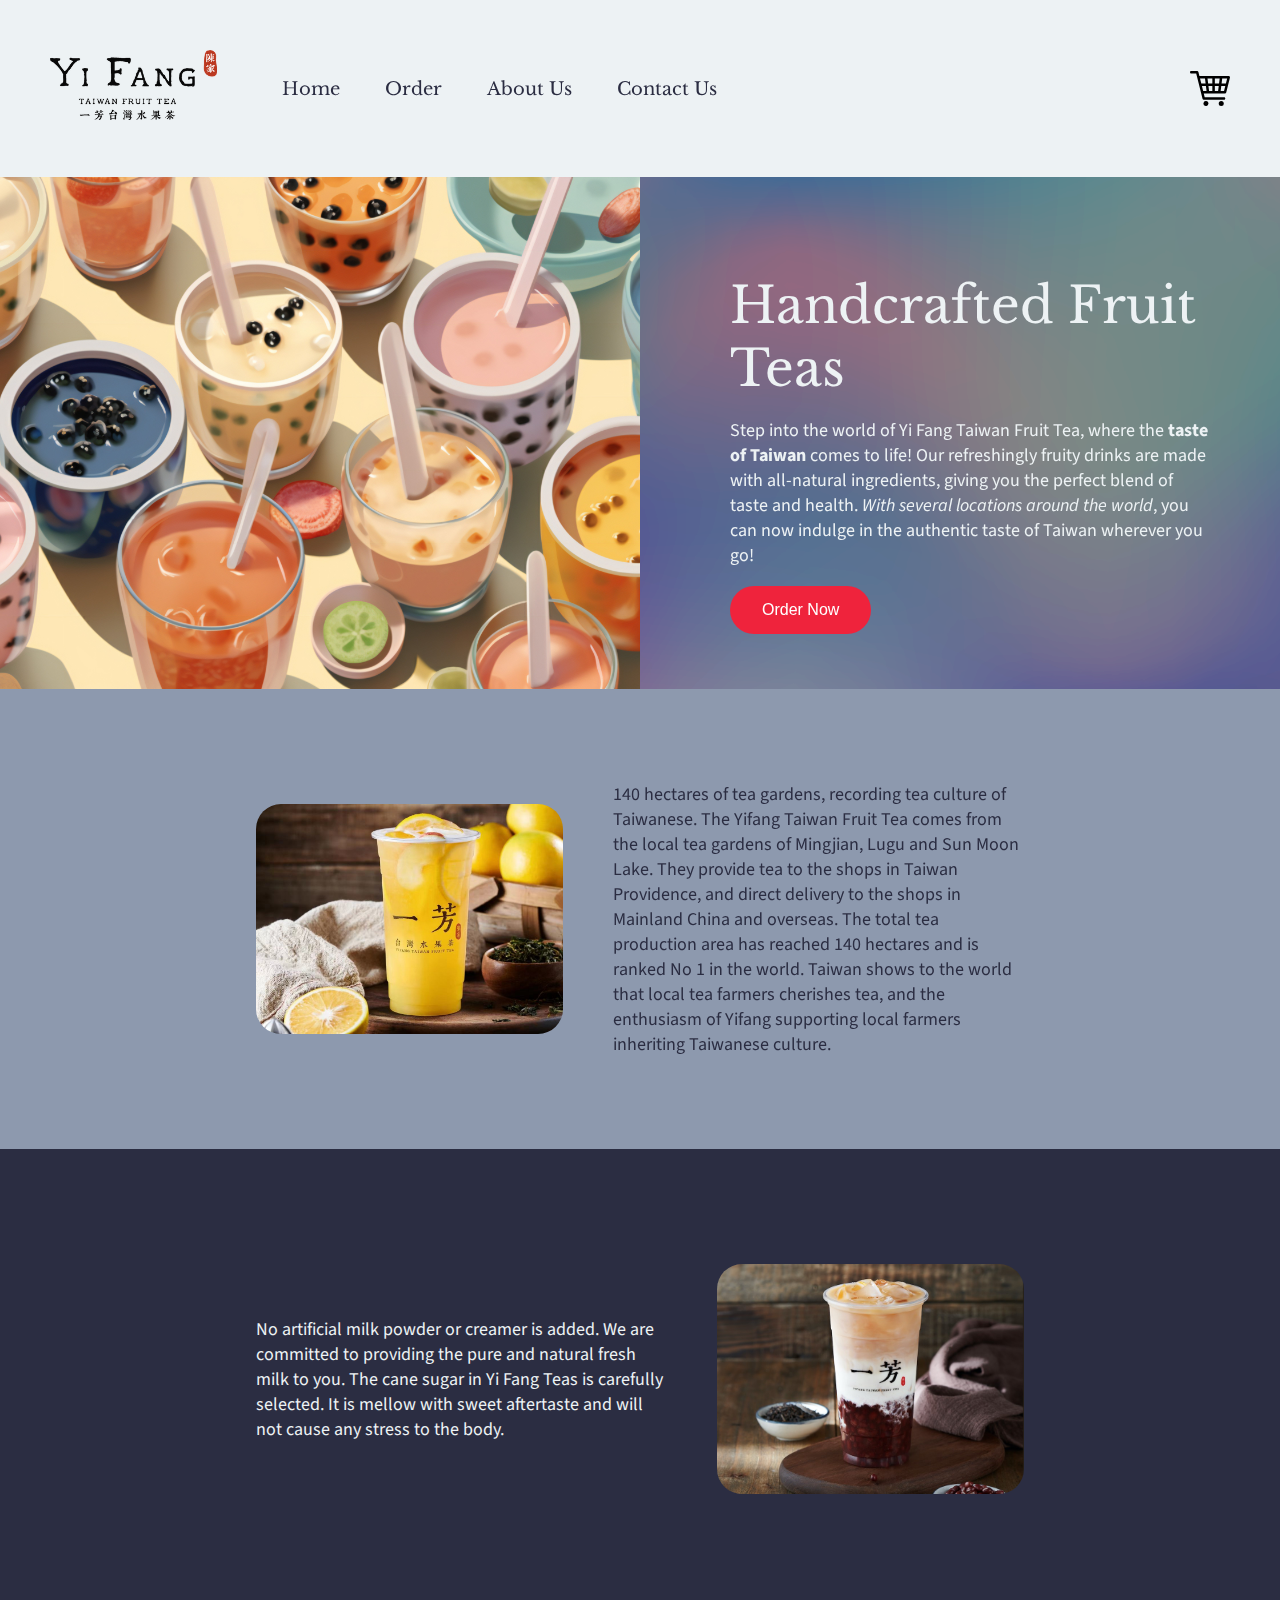
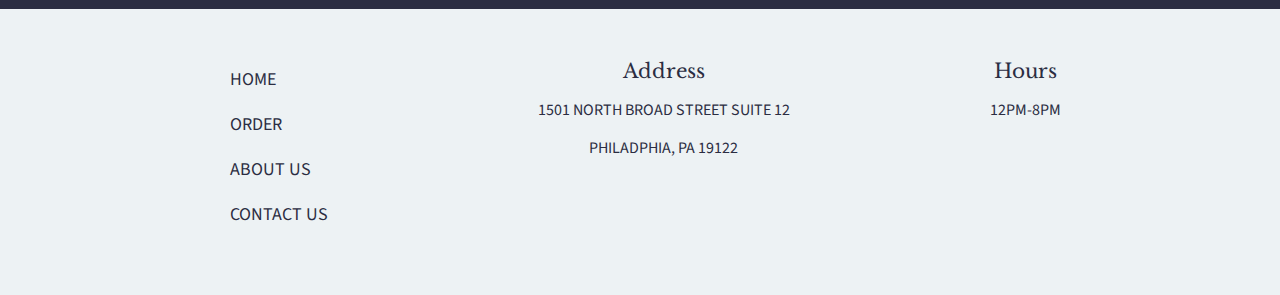
<file: index.html>
<!DOCTYPE html>
<html>
  <head>
    <meta charset="UTF-8" />
    <title>YiFang Fruit Tea | 一芳水果茶</title>
    <link rel="preconnect" href="https://fonts.googleapis.com">
    <link rel="preconnect" href="https://fonts.gstatic.com" crossorigin>
    <link href="https://fonts.googleapis.com/css2?family=Libre+Baskerville:ital,wght@0,400;0,700;1,400&family=Source+Sans+3:ital,wght@0,200..900;1,200..900&display=swap" rel="stylesheet">
    <link rel="stylesheet" type="text/css" href="css/main.css" />
  </head>
  <body>
    <header>
      <a href="index.html"><img src="images/black-logo.png" alt="white logo" class="logo"></a>
      <nav>
        <ul>
          <li><a href="index.html">Home</a></li>
          <li><a href="productpage.html">Order</a></li>
          <li><a href="https://www.yifangphilly.com" target="_blank">About Us</a></li>
          <li><a href="https://www.yifangphilly.com/contact-us" target="_blank">Contact Us</a></li>
        </ul>
      </nav>
      <a href="index.html" style="flex-grow: 1;"><img src="images/shoppingcart.svg" id="cartlogo" style="float:right;"></a>
    </header>
    <section class="fullheight">
      <img src="images/hero4.jpeg" alt="boba" class="halfwidth">
      <div class="center halfwidth">
        <div class="herotext">
          <h2>Handcrafted Fruit Teas</h2>
          <p>Step into the world of Yi Fang Taiwan Fruit Tea, where the <b>taste of Taiwan</b> comes to life! Our refreshingly fruity drinks are made with all-natural ingredients, giving you the perfect blend of taste and health.
            <i>With several locations around the world</i>, you can now indulge in the authentic taste of Taiwan wherever you go!</p>
          <a href="productpage.html"><button class="button">Order Now</button></a>
        </div>
        <img src="images/holographic.svg" class="holographic">
      </div>
    </section>
    <div class="bluetheme center">
      <section class="halfheight">
        <img src="images/tea1.jpg" alt="boba" class="roundedformat marginright width50">
        <p class="maxwidth"> 140 hectares of tea gardens, recording tea culture of Taiwanese. The Yifang Taiwan Fruit Tea comes from the local tea gardens of Mingjian, Lugu and Sun Moon Lake. They provide tea to the shops in Taiwan Providence, and direct delivery to the shops in Mainland China and overseas. The total tea production area has reached 140 hectares and is ranked No 1 in the world. Taiwan shows to the world that local tea farmers cherishes tea, and the enthusiasm of Yifang supporting local farmers inheriting Taiwanese culture.</p>
      </section>
    </div>
    <div class="blacktheme center">
      <section class="halfheight">
        <p class="maxwidth marginright"> No artificial milk powder or creamer is added. We are committed to providing the pure and natural fresh milk to you. The cane sugar in Yi Fang Teas is carefully selected. It is mellow with sweet aftertaste and will not cause any stress to the body.</p>
        <img src="images/tea2.jpg" alt="boba" class="roundedformat width50">
      </section>
    </div>
    <footer class="center">
      <div class="justify">
        <ul>
          <li><a href="index.html">Home</a></li>
          <li><a href="productpage.html">Order</a></li>
          <li><a href="https://www.yifangphilly.com">About Us</a></li>
          <li><a href="https://www.yifangphilly.com/contact-us">Contact Us</a></li>
        </ul>
        <div class="centertext">
          <div>
            <h3>Address</h3>
            <p>1501 North Broad Street Suite 12</p>
            <p>Philadphia, PA 19122</p>
          </div>
        </div>
        <div class="centertext">
          <div>
            <h3>Hours</h3>
            <p>12pm-8pm</p>
          </div>
        </div>
      </div>
    </footer>
  </body>
</html>
</file>
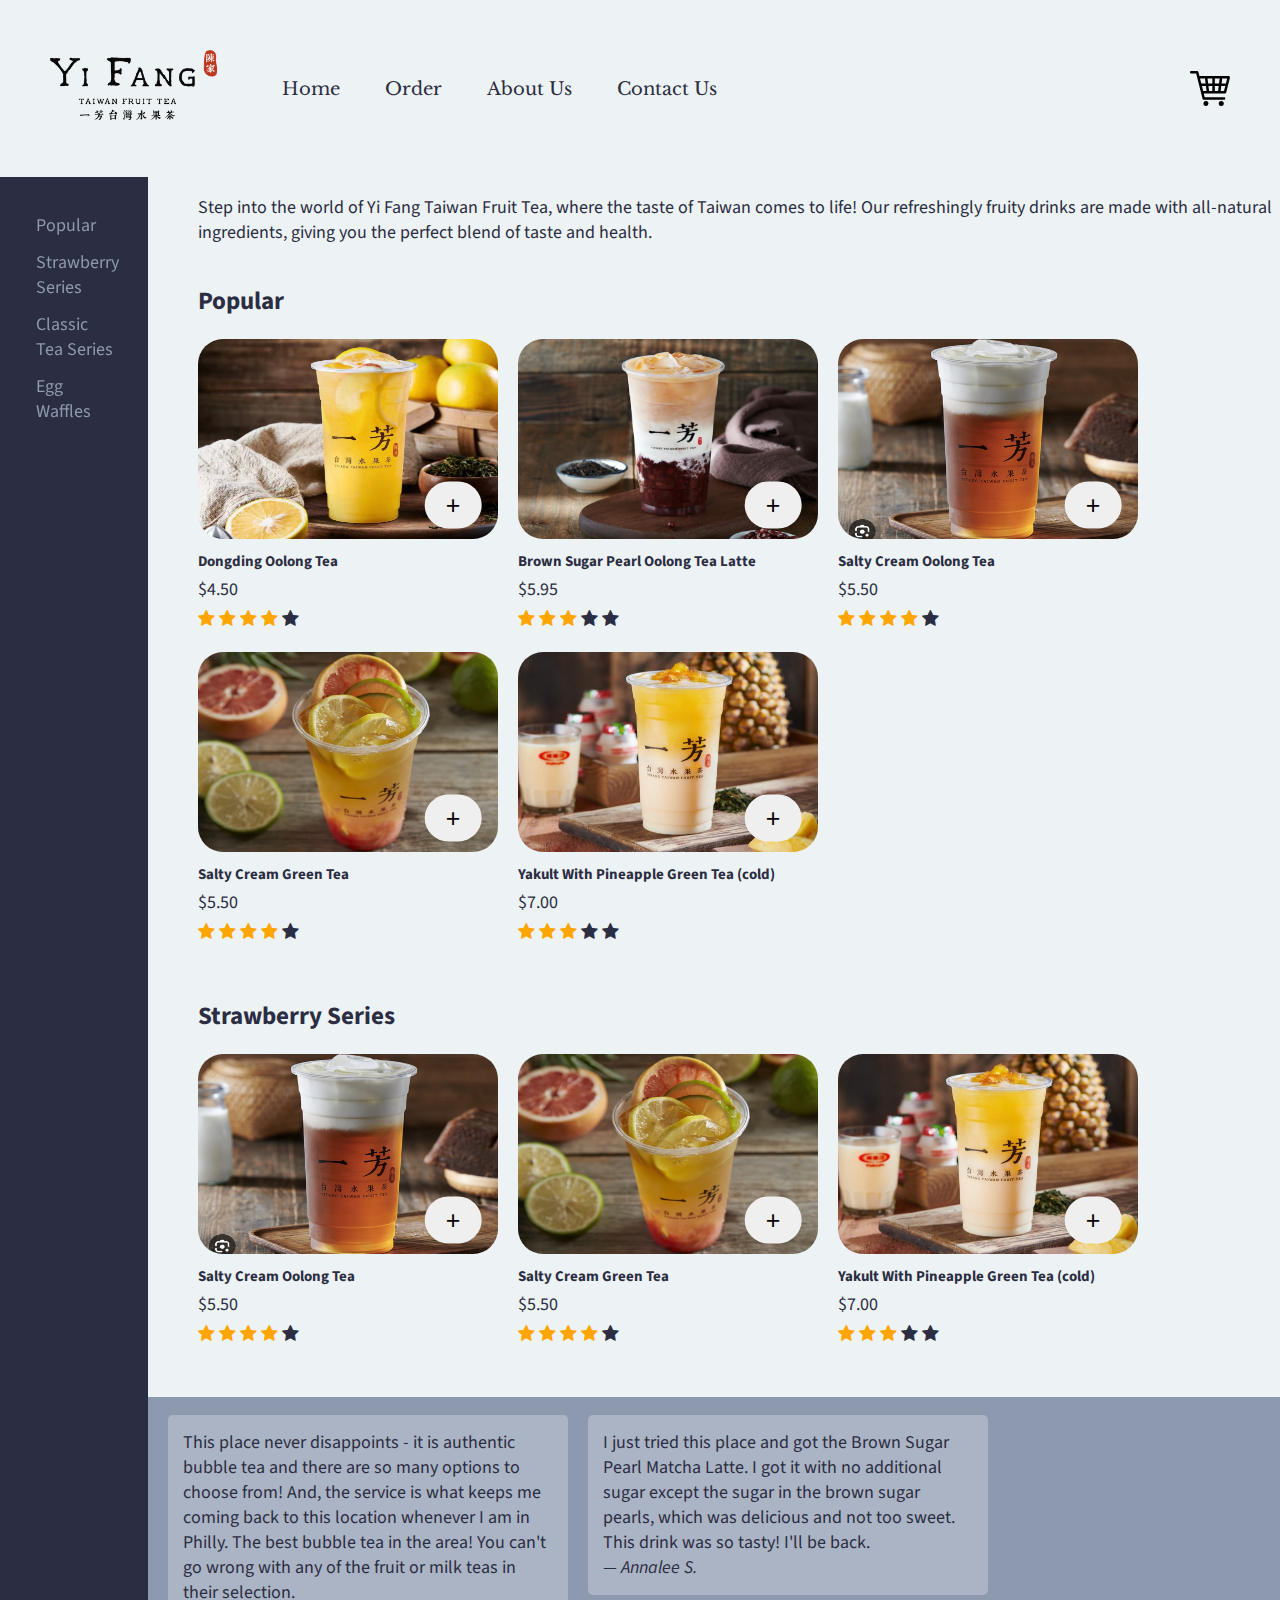
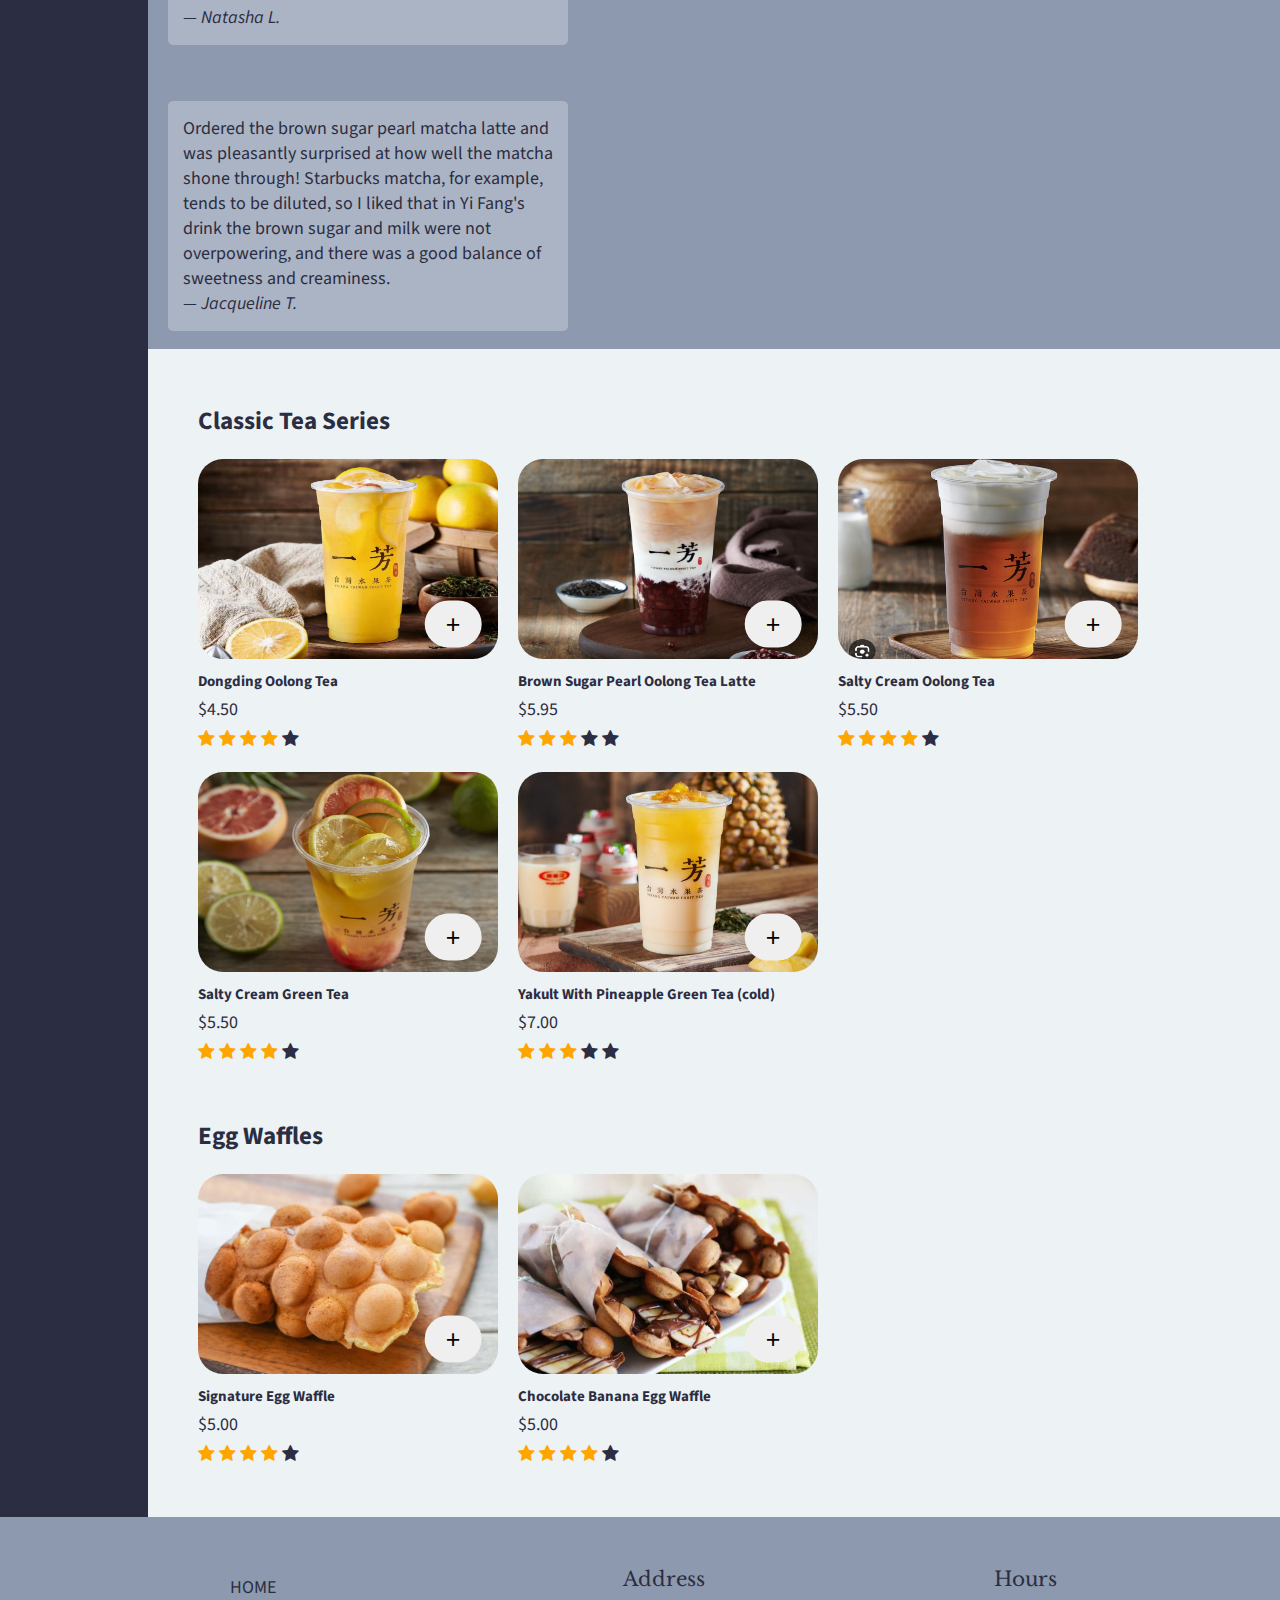
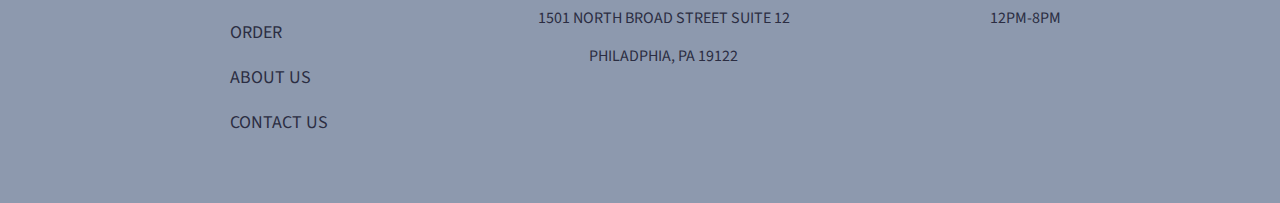
<file: productpage.html>
<!DOCTYPE html>
<html>
  <head>
    <meta charset="UTF-8" />
    <title>Order - YiFang Fruit Tea | 一芳水果茶</title>
    <link rel="preconnect" href="https://fonts.googleapis.com">
    <link rel="preconnect" href="https://fonts.gstatic.com" crossorigin>
    <link href="https://fonts.googleapis.com/css2?family=Libre+Baskerville:ital,wght@0,400;0,700;1,400&family=Source+Sans+3:ital,wght@0,200..900;1,200..900&display=swap" rel="stylesheet">
    <link rel="stylesheet" type="text/css" href="css/main.css" />
    <link rel="stylesheet" href="https://cdnjs.cloudflare.com/ajax/libs/font-awesome/4.7.0/css/font-awesome.min.css">
  </head>
  <body class="whitetheme">
    <header>
      <a href="index.html"><img src="images/black-logo.png" alt="white logo" class="logo"></a>
      <nav>
        <ul>
          <li><a href="index.html">Home</a></li>
          <li><a href="productpage.html">Order</a></li>
          <li><a href="https://www.yifangphilly.com" target="_blank">About Us</a></li>
          <li><a href="https://www.yifangphilly.com/contact-us" target="_blank">Contact Us</a></li>
        </ul>
      </nav>
      <a href="index.html" style="flex-grow: 1;"><img src="images/shoppingcart.svg" id="cartlogo" style="float:right;"></a>
    </header>
    <div>
      <div class="prodalign">
        <!-- Side navigation -->
        <div class="sidenav">
          <div id="sticky">
            <a href="#">Popular</a>
            <a href="#">Strawberry Series</a>
            <a href="#">Classic Tea Series</a>
            <a href="#">Egg Waffles</a>
          </div>
        </div>
        <!-- Page content -->
        <div>
          <div>
            <div class="halfpage">
              <p class="center" style="flex-wrap: wrap;">Step into the world of Yi Fang Taiwan Fruit Tea, where the taste of Taiwan comes to life! Our refreshingly fruity drinks are made with all-natural ingredients, giving you the perfect blend of taste and health.</p>
              <h4 class="prodsubheading" style="margin: 0;">Popular</h4>
              <div class="prodsubsection">
                <div class="singleprod">
                  <div class="container">
                    <img src="images/tea1.jpg" class="prodimg">
                    <button class="plus">+</button>
                  </div>
                  <h5>Dongding Oolong Tea</h5>
                  <p>$4.50</p>
                  <div>
                    <span class="fa fa-star checked"></span>
                    <span class="fa fa-star checked"></span>
                    <span class="fa fa-star checked"></span>
                    <span class="fa fa-star checked"></span>
                    <span class="fa fa-star"></span>
                  </div>
                </div>
                <div class="singleprod">
                  <div class="container">
                    <img src="images/tea2.jpg" class="prodimg">
                    <button class="plus">+</button>
                  </div>
                  <h5>Brown Sugar Pearl Oolong Tea Latte</h5>
                  <p>$5.95</p>
                  <div>
                    <span class="fa fa-star checked"></span>
                    <span class="fa fa-star checked"></span>
                    <span class="fa fa-star checked"></span>
                    <span class="fa fa-star"></span>
                    <span class="fa fa-star"></span>
                  </div>
                </div>
                <div class="singleprod">
                  <div class="container">
                    <img src="images/tea3.jpg" class="prodimg">
                    <button class="plus">+</button>
                  </div>
                  <h5>Salty Cream Oolong Tea</h5>
                  <p>$5.50</p>
                  <div>
                    <span class="fa fa-star checked"></span>
                    <span class="fa fa-star checked"></span>
                    <span class="fa fa-star checked"></span>
                    <span class="fa fa-star checked"></span>
                    <span class="fa fa-star"></span>
                  </div>
                </div>
                <div class="singleprod">
                  <div class="container">
                    <img src="images/tea4.jpeg" class="prodimg">
                    <button class="plus">+</button>
                  </div>
                  <h5>Salty Cream Green Tea</h5>
                  <p>$5.50</p>
                  <div>
                    <span class="fa fa-star checked"></span>
                    <span class="fa fa-star checked"></span>
                    <span class="fa fa-star checked"></span>
                    <span class="fa fa-star checked"></span>
                    <span class="fa fa-star"></span>
                  </div>
                </div>
                <div class="singleprod">
                  <div class="container">
                    <img src="images/tea5.jpg" class="prodimg">
                    <button class="plus">+</button>
                  </div>
                  <h5>Yakult With Pineapple Green Tea (cold)</h5>
                  <p>$7.00</p>
                  <div>
                    <span class="fa fa-star checked"></span>
                    <span class="fa fa-star checked"></span>
                    <span class="fa fa-star checked"></span>
                    <span class="fa fa-star"></span>
                    <span class="fa fa-star"></span>
                  </div>
                </div>
            </div>
            <!-- StrawberrySeries -->
            <div>
              <h4 class="prodsubheading">Strawberry Series</h4>
              <div class="prodsubsection">
                <div class="singleprod">
                  <div class="container">
                    <img src="images/tea3.jpg" class="prodimg">
                    <button class="plus">+</button>
                  </div>
                  <h5>Salty Cream Oolong Tea</h5>
                  <p>$5.50</p>
                  <div>
                    <span class="fa fa-star checked"></span>
                    <span class="fa fa-star checked"></span>
                    <span class="fa fa-star checked"></span>
                    <span class="fa fa-star checked"></span>
                    <span class="fa fa-star"></span>
                  </div>
                </div>
                <div class="singleprod">
                  <div class="container">
                    <img src="images/tea4.jpeg" class="prodimg">
                    <button class="plus">+</button>
                  </div>
                  <h5>Salty Cream Green Tea</h5>
                  <p>$5.50</p>
                  <div>
                    <span class="fa fa-star checked"></span>
                    <span class="fa fa-star checked"></span>
                    <span class="fa fa-star checked"></span>
                    <span class="fa fa-star checked"></span>
                    <span class="fa fa-star"></span>
                  </div>
                </div>
                <div class="singleprod">
                  <div class="container">
                    <img src="images/tea5.jpg" class="prodimg">
                    <button class="plus">+</button>
                  </div>
                  <h5>Yakult With Pineapple Green Tea (cold)</h5>
                  <p>$7.00</p>
                  <div>
                    <span class="fa fa-star checked"></span>
                    <span class="fa fa-star checked"></span>
                    <span class="fa fa-star checked"></span>
                    <span class="fa fa-star"></span>
                    <span class="fa fa-star"></span>
                  </div>
                </div>
              </div>
            </div>
          </div>
          <!-- Customer Reviews -->        
          <div id="customersection" class="center">
            <div class="center" style="margin: 0 20px;">
              <div class="prodsubsection">
                <blockquote>
                  <p>This place never disappoints - it is authentic bubble tea and there are so many options to choose from! And, the service is what keeps me coming back to this location whenever I am in Philly. The best bubble tea in the area! You can't go wrong with any of the fruit or milk teas in their selection.<br><cite>— Natasha L.</cite></p></footer>
                </blockquote>
                <blockquote>
                  <p>I just tried this place and got the Brown Sugar Pearl Matcha Latte. I got it with no additional sugar except the sugar in the brown sugar pearls, which was delicious and not too sweet. This drink was so tasty! I'll be back.<br><cite>— Annalee S.</cite></p></footer>
                </blockquote>
                <blockquote>
                  <p>Ordered the brown sugar pearl matcha latte and was pleasantly surprised at how well the matcha shone through! Starbucks matcha, for example, tends to be diluted, so I liked that in Yi Fang's drink the brown sugar and milk were not overpowering, and there was a good balance of sweetness and creaminess.<br><cite>— Jacqueline T.</cite></p></footer>
                </blockquote>

              </div>
            </div>
          </div>
          <!-- Classic Tea Series -->
          <div class="halfpage">
            <div>
              <h4 class="prodsubheading">Classic Tea Series</h4>
              <div class="prodsubsection">
                <div class="singleprod">
                  <div class="container">
                    <img src="images/tea1.jpg" class="prodimg">
                    <button class="plus">+</button>
                  </div>
                  <h5>Dongding Oolong Tea</h5>
                  <p>$4.50</p>
                  <div>
                    <span class="fa fa-star checked"></span>
                    <span class="fa fa-star checked"></span>
                    <span class="fa fa-star checked"></span>
                    <span class="fa fa-star checked"></span>
                    <span class="fa fa-star"></span>
                  </div>
                </div>
                <div class="singleprod">
                  <div class="container">
                    <img src="images/tea2.jpg" class="prodimg">
                    <button class="plus">+</button>
                  </div>
                  <h5>Brown Sugar Pearl Oolong Tea Latte</h5>
                  <p>$5.95</p>
                  <div>
                    <span class="fa fa-star checked"></span>
                    <span class="fa fa-star checked"></span>
                    <span class="fa fa-star checked"></span>
                    <span class="fa fa-star"></span>
                    <span class="fa fa-star"></span>
                  </div>
                </div>
                <div class="singleprod">
                  <div class="container">
                    <img src="images/tea3.jpg" class="prodimg">
                    <button class="plus">+</button>
                  </div>
                  <h5>Salty Cream Oolong Tea</h5>
                  <p>$5.50</p>
                  <div>
                    <span class="fa fa-star checked"></span>
                    <span class="fa fa-star checked"></span>
                    <span class="fa fa-star checked"></span>
                    <span class="fa fa-star checked"></span>
                    <span class="fa fa-star"></span>
                  </div>
                </div>
                <div class="singleprod">
                  <div class="container">
                    <img src="images/tea4.jpeg" class="prodimg">
                    <button class="plus">+</button>
                  </div>
                  <h5>Salty Cream Green Tea</h5>
                  <p>$5.50</p>
                  <div>
                    <span class="fa fa-star checked"></span>
                    <span class="fa fa-star checked"></span>
                    <span class="fa fa-star checked"></span>
                    <span class="fa fa-star checked"></span>
                    <span class="fa fa-star"></span>
                  </div>
                </div>
                <div class="singleprod">
                  <div class="container">
                    <img src="images/tea5.jpg" class="prodimg">
                    <button class="plus">+</button>
                  </div>
                  <h5>Yakult With Pineapple Green Tea (cold)</h5>
                  <p>$7.00</p>
                  <div>
                    <span class="fa fa-star checked"></span>
                    <span class="fa fa-star checked"></span>
                    <span class="fa fa-star checked"></span>
                    <span class="fa fa-star"></span>
                    <span class="fa fa-star"></span>
                  </div>
                </div>
              </div>
            </div>
          <!-- Egg Waffles -->
            <div>
              <h4 class="prodsubheading">Egg Waffles</h4>
              <div class="prodsubsection">
                <div class="singleprod">
                  <div class="container">
                    <img src="images/hong-kong-egg-waffles-39a.jpg" class="prodimg">
                    <button class="plus">+</button>
                  </div>
                  <h5>Signature Egg Waffle</h5>
                  <p>$5.00</p>
                  <div>
                    <span class="fa fa-star checked"></span>
                    <span class="fa fa-star checked"></span>
                    <span class="fa fa-star checked"></span>
                    <span class="fa fa-star checked"></span>
                    <span class="fa fa-star"></span>
                  </div>
                </div>
                <div class="singleprod">
                  <div class="container">
                    <img src="images/chocolate-bubble-waffles.jpeg" class="prodimg">
                    <button class="plus">+</button>
                  </div>
                  <h5>Chocolate Banana Egg Waffle</h5>
                  <p>$5.00</p>
                  <div>
                    <span class="fa fa-star checked"></span>
                    <span class="fa fa-star checked"></span>
                    <span class="fa fa-star checked"></span>
                    <span class="fa fa-star checked"></span>
                    <span class="fa fa-star"></span>
                  </div>
                </div>
              </div>
            </div>
          </div>
        </div>
      </div>
    </div>
    <footer class="center" id="bluefooter">
      <div class="justify">
        <ul>
          <li><a href="index.html">Home</a></li>
          <li><a href="productpage.html">Order</a></li>
          <li><a href="https://www.yifangphilly.com">About Us</a></li>
          <li><a href="https://www.yifangphilly.com/contact-us">Contact Us</a></li>
        </ul>
        <div class="centertext">
          <div>
            <h3>Address</h3>
            <p>1501 North Broad Street Suite 12</p>
            <p>Philadphia, PA 19122</p>
          </div>
        </div>
        <div class="centertext">
          <div>
            <h3>Hours</h3>
            <p>12pm-8pm</p>
          </div>
        </div>
      </div>
    </footer>
  </body>
</file>
<file: css/main.css>
body {
  font-family: "Source Sans 3", sans-serif;
  font-weight: 400;
  font-size: 18px;
  margin: 0;
  background-color:#2B2D42;
  color: #EDF2F4;
  padding: 0;
}

/* themes and font */

h2 {
  font-family: "Libre Baskerville", serif;
  font-weight: 400;
  font-size: 50px;
  margin-bottom: 0;
}

h3 {
  font-family: "Libre Baskerville", serif;
  font-weight: 400;
  font-size: 20px;
  margin-bottom: 0;
}

/* header and nav */

header {
  display: flex;
  flex-direction: row;
  align-items: center;
  z-index: 1;
  text-align: left;
  padding: 50px;
  background-color: #EDF2F4;
}

.logo {
  height: 70px;
}

nav {
  margin-left: 45px;
  font-family: "Libre Baskerville", serif;
}

nav a {
  text-decoration: none;
  color: #2B2D42;
}

nav ul {
  list-style-type: none;
  padding: 0;
}

nav li {
  display: inline;
  padding: 20px;
}

#cartlogo {
  height: 35px;
}

/* hero & intro */

.fullheight {
  max-height: 750px;
  display: flex;
  justify-content: space-between;
 }
 
.halfwidth {
  max-width: 50%;
  flex-grow: 1;
  background-position: center;
}

.button {
  background-color: #EF233C;
  border: none;
  border-radius: 25px;
  color: white;
  padding: 15px 32px;
  text-align: center;
  text-decoration: none;
  display: inline-block;
  font-size: 16px;
}

.herotext .button {
  cursor: pointer;
}

.herotext .button:hover {
  background-color: #8D99AE;
}

.roundedformat {
  border-radius: 25px;
  margin: 50px 0;
}

/* sections*/

.herotext {
  padding-left: 20px; 
  z-index: 2;
  max-width: 75%;
}

.halfheight {
  display: flex;
  height: 460px;
  justify-content: space-between;
  width: 60%;
  align-items: center;
}

.bluetheme {
  background-color: #8D99AE;
  color: #2B2D42;
}

.blacktheme {
  background-color: #2B2D42;
  color:#EDF2F4
}

.marginright {
  margin-right: 50px;
}

.width50 {
  width: 40%;
}

/* footer */

footer {
  background-color: #EDF2F4;
  color: #2B2D42;
  padding-top: 30px;
  padding-bottom: 40px;
}

footer .justify {
  display: flex;
  justify-content: space-between;
  gap: 200px;
}

footer a {
  text-decoration: none;
  text-transform: uppercase;
  color: #2B2D42;
}

footer p {
  text-transform: uppercase;
  font-size: 16px;
}

footer ul {
  list-style-type: none;
  padding: 0;
}

footer li {
  padding: 10px;
}

/* misc */

.center {
  display: flex;
  position: relative;
  justify-content: center;
  align-items: center;
}

.centertext {
  text-align: center;
}

.holographic {
  width: 100%;
  height: 110%;
  object-fit: cover;
  mix-blend-mode: hard-light;
  opacity: 0.5;
  position: absolute;
  top: 0;
  left: 0;
}

.prodsubheading {
  padding: 20px 0;
}

/* PRODUCT PAGE ONLY ELEMEMTS*/

.whitetheme {
  background-color: #EDF2F4;
  color: #2B2D42;
}

/* The sidebar menu */

.sidenav {
  min-width: 10%; 
  z-index: 1; 
  background-color: #2B2D42; 
  padding: 30px 0px 0px 20px;
}

#sticky {
  position: sticky;
  top: 25px;
}

.sidenav a {
  padding: 6px 30px 6px 16px;
  text-decoration: none;
  font-family: "Source Sans 3", sans-serif;
  font-weight: 400;
  font-size: 18px;
  color: #8D99AE;
  display: block;
}

.sidenav a:hover {
  color: #f1f1f1;
}

/* main */

.prodalign {
  display: flex;
  justify-content: start;
  flex-direction: row;
}

h4 {
  font-family: "Source Sans 3", sans-serif;
  font-size: 25px;
  margin-bottom: 0;
}

.halfpage {
  padding: 0 0 50px 50px;
}

/* single product */

.prodsubsection {
  display: flex;
  justify-content: start;
  flex-direction: row;
  gap: 20px;
  flex-wrap: wrap;
}

.singleprod p, h5{
  margin: 5px 0;
}

.prodimg {
  min-width: 300px;
  border-radius: 25px;
}

.checked {
  color: orange;
}

/* button */

.container {
  position: relative;
}

.container img {
  width: 100%;
  max-height: 200px;
}

.container .plus {
  position: absolute;
  top: 80%;
  left: 85%;
  transform: translate(-50%, -50%);
  -ms-transform: translate(-50%, -50%);
  font-size: 25px;
  padding: 3% 7%;
  border: none;
  cursor: pointer;
  border-radius: 50px;
}

.container .plus:hover {
  background-color: #8D99AE;
}

/* customer reviews */

#customersection {
  background-color: #8D99AE;  
  width: 100%;
}

blockquote {
  margin: 0;
  gap: 10px;
  max-width: 100%;
  max-width: 400px;
}

blockquote p {
  padding: 15px;
  background: #ABB4C4;
  border-radius: 5px;
}

/* footer */

#bluefooter {
  background-color: #8D99AE;
}
</file>
